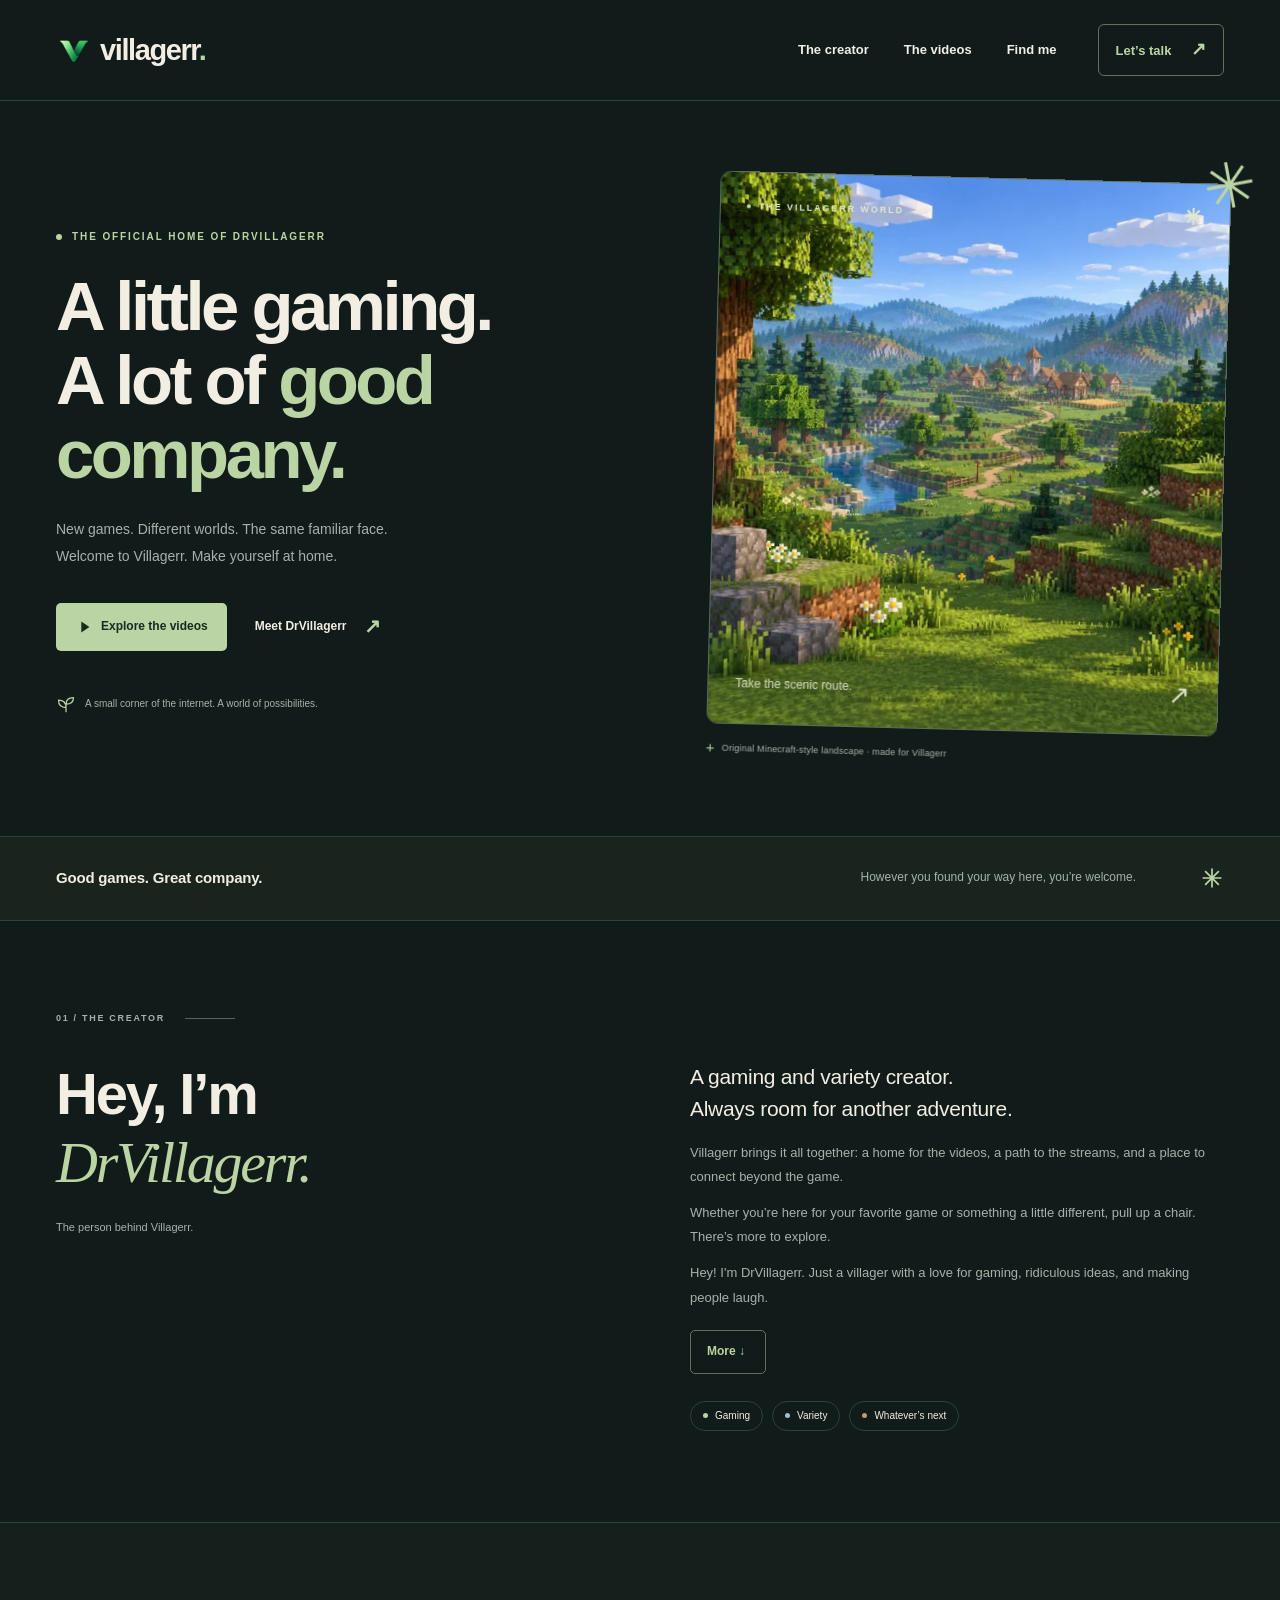
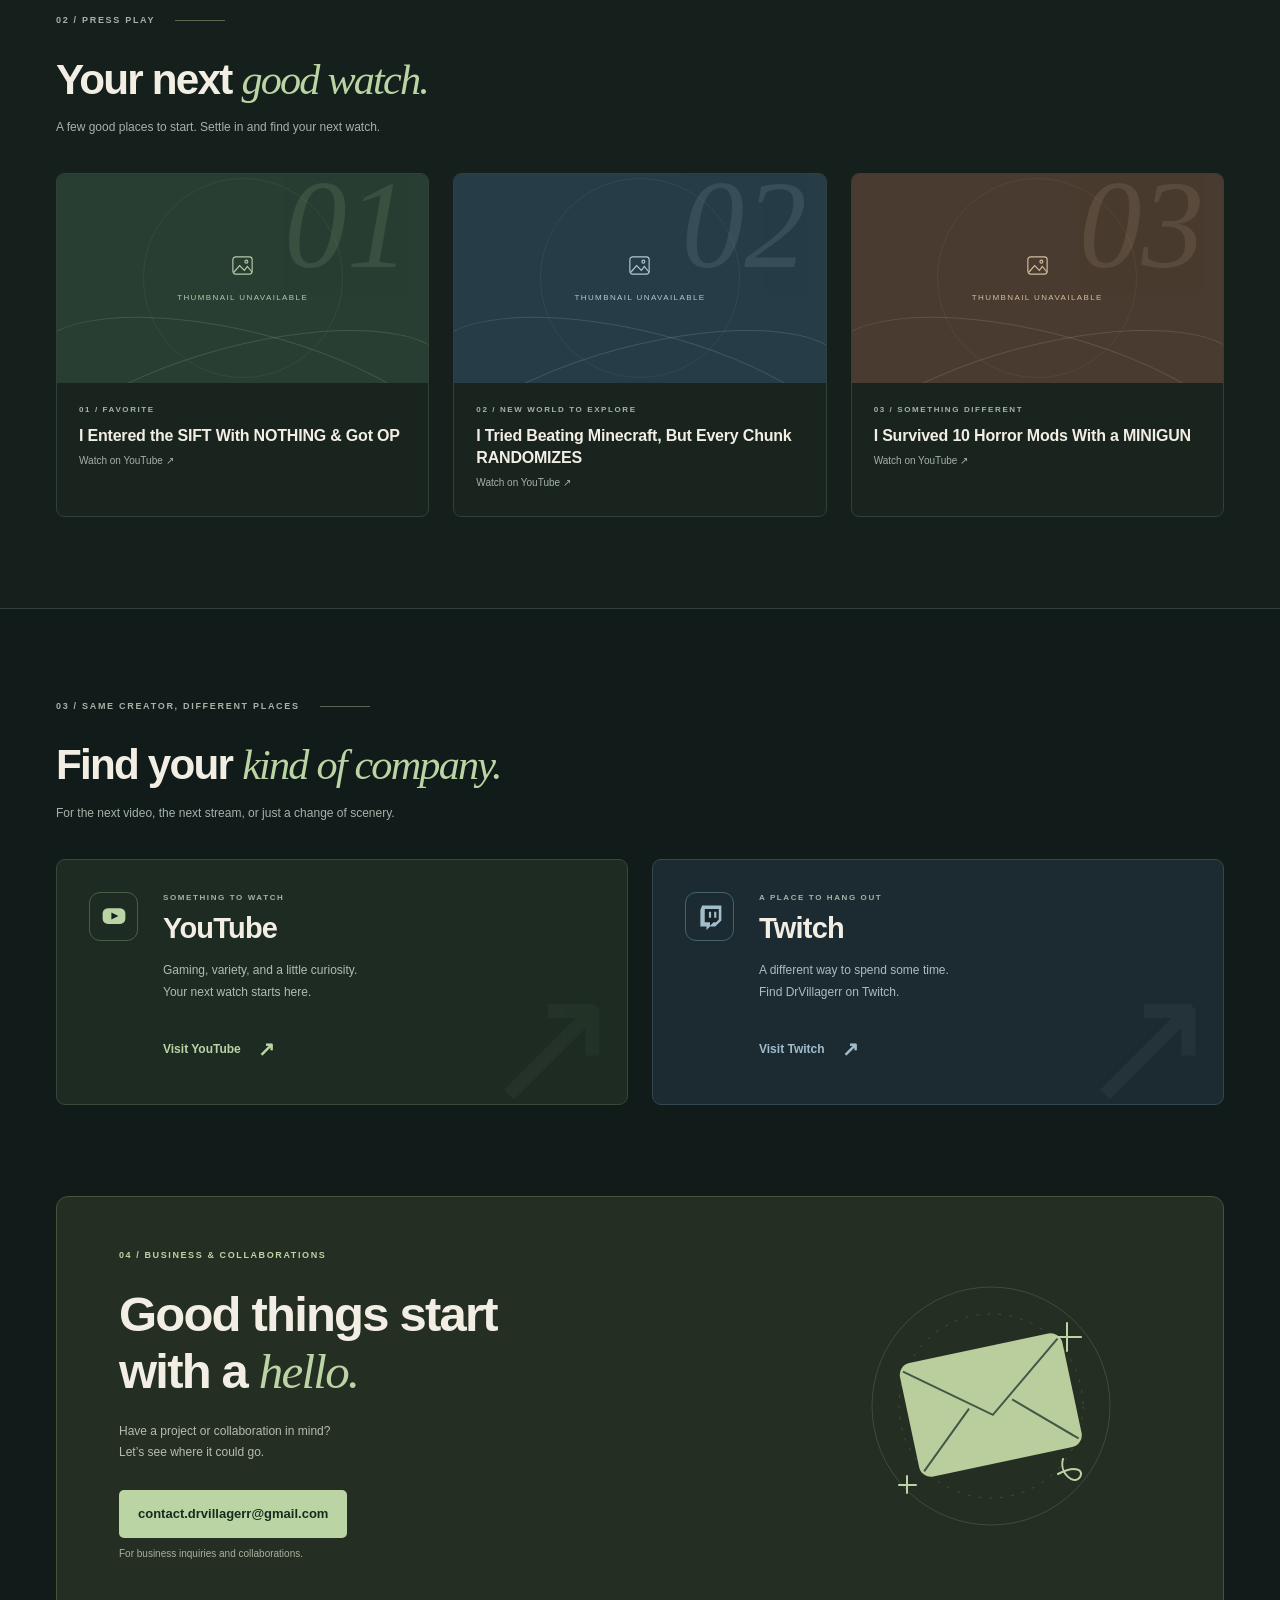
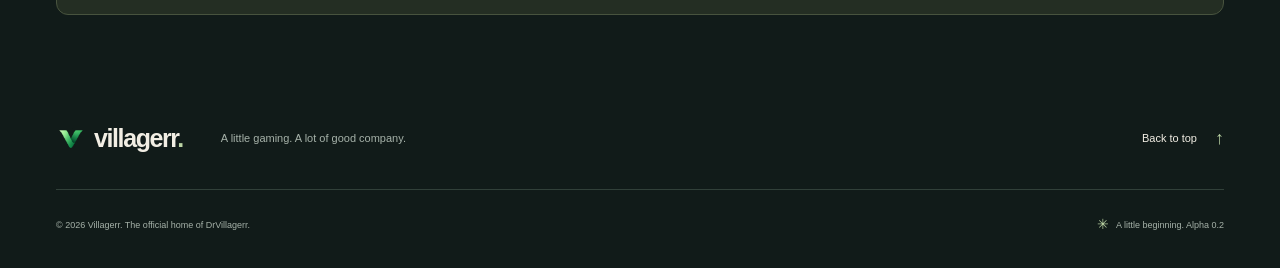
<file: index.html>
<!doctype html>
<html lang="en">
  <head>
    <meta charset="utf-8">
    <meta name="viewport" content="width=device-width, initial-scale=1">
    <meta name="theme-color" content="#111b19">
    <meta name="description" content="Welcome to Villagerr, the official home of DrVillagerr. Explore gaming and variety content, find the channels, and get in touch for business inquiries.">
    <meta property="og:type" content="website">
    <meta property="og:locale" content="en_US">
    <meta property="og:site_name" content="Villagerr">
    <meta property="og:title" content="Villagerr — A little gaming. A lot of good company.">
    <meta property="og:description" content="The official home of DrVillagerr. Gaming, variety, and whatever comes next. Make yourself at home.">
    <meta name="twitter:card" content="summary">
    <meta name="twitter:title" content="Villagerr — The official home of DrVillagerr">
    <meta name="twitter:description" content="Gaming, variety, and whatever comes next. Make yourself at home.">
    <title>Villagerr — The official home of DrVillagerr</title>
    <link rel="icon" href="./assets/images/favicon-32.png" type="image/png" sizes="32x32">
    <link rel="icon" href="./assets/images/favicon-64.png" type="image/png" sizes="64x64">
    <link rel="shortcut icon" href="./favicon.ico">
    <link rel="stylesheet" href="./assets/css/styles.css?v=alpha-0.2-intro-2">
    <script src="./assets/js/config.js" defer></script>
    <script src="./assets/js/main.js?v=alpha-0.2-intro-2" defer></script>
  </head>
  <body>
    <a class="skip-link" href="#main">Skip to content</a>
    <header class="site-header">
      <div class="container header-inner">
        <a class="brand" href="./" aria-label="Villagerr home">
          <img class="brand-mark" src="./assets/images/villagerr-logo-transparent-96.png" srcset="./assets/images/villagerr-logo-transparent-96.png 96w, ./assets/images/villagerr-logo-transparent-192.png 192w" sizes="(max-width: 650px) 32px, 36px" width="96" height="96" alt="" decoding="async">
          <span>villagerr<span class="brand-period">.</span></span>
        </a>
        <button class="nav-toggle" type="button" aria-expanded="false" aria-controls="primary-navigation"><span class="menu-label">Menu</span><span class="menu-lines" aria-hidden="true"></span></button>
        <nav id="primary-navigation" class="primary-nav" aria-label="Main navigation">
          <a href="#about">The creator</a>
          <a href="#videos">The videos</a>
          <a href="#channels">Find me</a>
          <a class="nav-contact" href="#contact">Let’s talk <span aria-hidden="true">↗</span></a>
        </nav>
      </div>
    </header>

    <main id="main">
      <section class="hero container" aria-labelledby="welcome-heading">
        <div class="hero-copy">
          <p class="eyebrow"><span class="status-dot" aria-hidden="true"></span> THE OFFICIAL HOME OF DRVILLAGERR</p>
          <h1 id="welcome-heading">A little gaming.<br>A lot of <span>good<br class="desktop-break"> company.</span></h1>
          <p class="hero-description">New games. Different worlds. The same familiar face.<br class="wide-break"> Welcome to Villagerr. Make yourself at home.</p>
          <div class="hero-actions">
            <a class="button button-primary" href="#videos"><svg viewBox="0 0 20 20" aria-hidden="true"><path d="m7 4 9 6-9 6Z" fill="currentColor"/></svg> Explore the videos</a>
            <a class="text-link" href="#about">Meet DrVillagerr <span aria-hidden="true">↗</span></a>
          </div>
          <p class="hero-note"><svg viewBox="0 0 24 24" aria-hidden="true"><path d="M12 20v-9m0 4C5 15 3 10 3 6c6 0 9 3 9 9Zm0-4c0-6 4-8 9-8 0 5-3 8-9 8Z" fill="none" stroke="currentColor" stroke-width="1.5" stroke-linecap="round" stroke-linejoin="round"/></svg> A small corner of the internet. A world of possibilities.</p>
        </div>
        <figure class="hero-art">
          <div class="art-frame">
            <div class="art-topline"><span><i aria-hidden="true"></i> THE VILLAGERR WORLD</span><span aria-hidden="true">✳</span></div>
            <img class="world-art" src="./assets/images/villagerr-world-1200.webp" srcset="./assets/images/villagerr-world-600.webp 600w, ./assets/images/villagerr-world-1200.webp 1200w" sizes="(max-width: 650px) min(85vw, 410px), (max-width: 1100px) 43vw, 546px" width="600" height="650" fetchpriority="high" decoding="async" alt="An original Minecraft-style landscape with grassy voxel hills, forests, a winding river, and a small village in the distance beneath a blue sky.">
            <div class="art-bottomline"><span>Take the scenic route.</span><span aria-hidden="true">↗</span></div>
          </div>
          <figcaption><span class="small-cross" aria-hidden="true">+</span> Original Minecraft-style landscape · made for Villagerr</figcaption>
          <span class="art-doodle" aria-hidden="true">✳</span>
        </figure>
      </section>

      <div class="welcome-strip">
        <div class="container strip-inner"><span class="strip-title">Good games. Great company.</span><span class="strip-note">However you found your way here, you’re welcome.</span><svg viewBox="0 0 28 28" aria-hidden="true"><path d="M14 3v22M3 14h22M6 6l16 16M6 22 22 6" stroke="currentColor" stroke-width="2"/></svg></div>
      </div>

      <section id="about" class="about-section section-space container reveal" aria-labelledby="about-heading">
        <div class="section-label"><span>01 / THE CREATOR</span><span class="tiny-line" aria-hidden="true"></span></div>
        <div class="about-grid">
          <div><h2 id="about-heading">Hey, I’m<br><span class="serif-word">DrVillagerr.</span></h2><p class="small-caption">The person behind Villagerr.</p></div>
          <div class="about-copy"><p class="large-copy">A gaming and variety creator.<br>Always room for another adventure.</p><p>Villagerr brings it all together: a home for the videos, a path to the streams, and a place to connect beyond the game.</p><p>Whether you’re here for your favorite game or something a little different, pull up a chair. There’s more to explore.</p>
            <p class="intro-summary">Hey! I'm DrVillagerr. Just a villager with a love for gaming, ridiculous ideas, and making people laugh.</p>
            <details class="intro-disclosure" id="intro-disclosure">
              <summary class="intro-toggle" id="intro-toggle" aria-controls="intro-extra"><span class="intro-more">More ↓</span><span class="intro-less">Less ↑</span></summary>
              <div class="intro-expansion" id="intro-extra">
                <div class="intro-full">
                <p>It all started with one simple thought: 'What if I shared my gameplay with others, and we could have fun together?' I was already spending my time adding crazy mods to Minecraft, experimenting with random ideas, and seeing just how chaotic things could get. Then I figured, why keep all the fun to myself?</p>
                <p>What began with Minecraft has turned into a passion for creating videos, trying new games, taking on ridiculous challenges, and making moments that nobody could have predicted. Sometimes things go exactly as planned. Most of the time, they don't. And honestly, that's what makes it fun.</p>
                <p>But my favorite part isn't just playing games. It's the people I get to share those moments with. Whether you're watching a video, joining a livestream, or just discovering my channel for the first time, I want you to feel like you're hanging out with a friend.</p>
                <p>And hey, why not become a Villagerr too? Join the fun, meet some awesome people, and become part of a community where everyone is welcome. There's always room for one more Villagerr!</p>
                <p>Just a villager.</p>
                </div>
              </div>
            </details>
            <div class="topic-tags" aria-label="Content themes"><span><i class="tag-dot green" aria-hidden="true"></i>Gaming</span><span><i class="tag-dot blue" aria-hidden="true"></i>Variety</span><span><i class="tag-dot brown" aria-hidden="true"></i>Whatever’s next</span></div></div>
        </div>
      </section>

      <section id="videos" class="videos-section section-space reveal" aria-labelledby="videos-heading">
        <div class="container">
          <div class="section-label"><span>02 / PRESS PLAY</span><span class="tiny-line" aria-hidden="true"></span></div>
          <div class="section-heading"><div><h2 id="videos-heading">Your next <span class="serif-word">good watch.</span></h2><p>A few good places to start. Settle in and find your next watch.</p></div></div>
          <div class="video-grid" id="featured-videos">
            <article class="video-card"><a class="video-entry" href="https://www.youtube.com/watch?v=RE8ecdOT9Ww" target="_blank" rel="noopener noreferrer" aria-label="Watch I Entered the SIFT With NOTHING &amp; Got OP on YouTube (opens in a new tab)"><div class="video-art video-art-forest" aria-hidden="true"><span class="slot-number">01</span><span class="thumbnail-mark"><svg viewBox="0 0 28 28"><rect x="4" y="5" width="20" height="18" rx="3"/><path d="m5 21 6-7 5 5 3-4 5 6"/><circle cx="18" cy="10" r="1.5"/></svg> THUMBNAIL UNAVAILABLE</span><span class="art-orbit"></span><img src="https://i.ytimg.com/vi/RE8ecdOT9Ww/maxresdefault.jpg" alt="" loading="lazy" decoding="async" width="1280" height="720"></div><div class="video-card-body"><p class="card-eyebrow">01 / FAVORITE</p><h3>I Entered the SIFT With NOTHING &amp; Got OP</h3><p>Watch on YouTube ↗</p></div></a></article>
            <article class="video-card"><a class="video-entry" href="https://www.youtube.com/watch?v=A47e-KyZ9I0" target="_blank" rel="noopener noreferrer" aria-label="Watch I Tried Beating Minecraft, But Every Chunk RANDOMIZES on YouTube (opens in a new tab)"><div class="video-art video-art-blue" aria-hidden="true"><span class="slot-number">02</span><span class="thumbnail-mark"><svg viewBox="0 0 28 28"><rect x="4" y="5" width="20" height="18" rx="3"/><path d="m5 21 6-7 5 5 3-4 5 6"/><circle cx="18" cy="10" r="1.5"/></svg> THUMBNAIL UNAVAILABLE</span><span class="art-orbit"></span><img src="https://i.ytimg.com/vi/A47e-KyZ9I0/maxresdefault.jpg" alt="" loading="lazy" decoding="async" width="1280" height="720"></div><div class="video-card-body"><p class="card-eyebrow">02 / NEW WORLD TO EXPLORE</p><h3>I Tried Beating Minecraft, But Every Chunk RANDOMIZES</h3><p>Watch on YouTube ↗</p></div></a></article>
            <article class="video-card"><a class="video-entry" href="https://www.youtube.com/watch?v=cJm2-jkei4I" target="_blank" rel="noopener noreferrer" aria-label="Watch I Survived 10 Horror Mods With a MINIGUN on YouTube (opens in a new tab)"><div class="video-art video-art-brown" aria-hidden="true"><span class="slot-number">03</span><span class="thumbnail-mark"><svg viewBox="0 0 28 28"><rect x="4" y="5" width="20" height="18" rx="3"/><path d="m5 21 6-7 5 5 3-4 5 6"/><circle cx="18" cy="10" r="1.5"/></svg> THUMBNAIL UNAVAILABLE</span><span class="art-orbit"></span><img src="https://i.ytimg.com/vi/cJm2-jkei4I/maxresdefault.jpg" alt="" loading="lazy" decoding="async" width="1280" height="720"></div><div class="video-card-body"><p class="card-eyebrow">03 / SOMETHING DIFFERENT</p><h3>I Survived 10 Horror Mods With a MINIGUN</h3><p>Watch on YouTube ↗</p></div></a></article>
          </div>
        </div>
      </section>

      <section id="channels" class="channels-section section-space container reveal" aria-labelledby="channels-heading">
        <div class="section-label"><span>03 / SAME CREATOR, DIFFERENT PLACES</span><span class="tiny-line" aria-hidden="true"></span></div>
        <div class="section-heading"><div><h2 id="channels-heading">Find your <span class="serif-word">kind of company.</span></h2><p>For the next video, the next stream, or just a change of scenery.</p></div></div>
        <div class="platform-grid">
          <article class="platform-card platform-youtube"><div class="platform-icon" aria-hidden="true"><svg viewBox="0 0 32 32"><rect x="3" y="7" width="26" height="18" rx="6" fill="currentColor"/><path d="m13 12 8 4-8 4Z" fill="#17211e"/></svg></div><div class="platform-copy"><p class="card-eyebrow">SOMETHING TO WATCH</p><h3>YouTube</h3><p>Gaming, variety, and a little curiosity.<br>Your next watch starts here.</p><div class="platform-action" data-link-slot="youtube"><a class="text-link" href="https://www.youtube.com/@DrVillagerr" target="_blank" rel="noopener noreferrer">Visit YouTube<span aria-hidden="true">↗</span><span class="sr-only"> (opens in a new tab)</span></a></div></div><span class="platform-decoration" aria-hidden="true">↗</span></article>
          <article class="platform-card platform-twitch"><div class="platform-icon" aria-hidden="true"><svg viewBox="0 0 32 32"><path d="M7 4H29v17l-7 7h-6l-4 4v-4H5V9Z" fill="currentColor"/><path d="M10 8v15h6v4l4-4h3l3-3V8Z" fill="#172229"/><path d="M16 11v7m6-7v7" fill="none" stroke="currentColor" stroke-width="2.5"/></svg></div><div class="platform-copy"><p class="card-eyebrow">A PLACE TO HANG OUT</p><h3>Twitch</h3><p>A different way to spend some time.<br>Find DrVillagerr on Twitch.</p><div class="platform-action" data-link-slot="twitch"><a class="text-link" href="https://www.twitch.tv/drvillagerr" target="_blank" rel="noopener noreferrer">Visit Twitch<span aria-hidden="true">↗</span><span class="sr-only"> (opens in a new tab)</span></a></div></div><span class="platform-decoration" aria-hidden="true">↗</span></article>
        </div>
      </section>

      <section id="contact" class="contact-section container reveal" aria-labelledby="contact-heading">
        <div class="contact-panel"><div class="contact-copy"><p class="eyebrow">04 / BUSINESS & COLLABORATIONS</p><h2 id="contact-heading">Good things start<br>with a <span class="serif-word">hello.</span></h2><p>Have a project or collaboration in mind?<br>Let’s see where it could go.</p><div class="contact-action" data-link-slot="email"><a class="button button-primary" href="mailto:contact.drvillagerr@gmail.com">contact.drvillagerr@gmail.com</a></div><p class="contact-hint">For business inquiries and collaborations.</p></div><div class="contact-art" aria-hidden="true"><svg viewBox="0 0 340 300"><circle cx="170" cy="150" r="119" fill="none" stroke="currentColor" opacity=".18"/><circle cx="170" cy="150" r="92" fill="none" stroke="currentColor" opacity=".18" stroke-dasharray="3 8"/><g transform="rotate(-12 170 150)"><rect x="87" y="91" width="166" height="116" rx="12" fill="#b9cd9d"/><path d="m91 98 79 61 79-61M91 200l57-52m101 52-57-52" fill="none" stroke="#435747" stroke-width="2"/></g><path d="M246 67v28m-14-14h28M86 220v17m-8-8h17" stroke="currentColor" stroke-width="2" stroke-linecap="round"/><path d="M237 218c18-9 26-4 22 3-6 9-21-4-17-18" fill="none" stroke="currentColor" stroke-width="2" stroke-linecap="round"/></svg></div></div>
      </section>
    </main>

    <footer class="site-footer container"><div class="footer-top"><a class="brand" href="./" aria-label="Villagerr home"><img class="brand-mark" src="./assets/images/villagerr-logo-transparent-96.png" srcset="./assets/images/villagerr-logo-transparent-96.png 96w, ./assets/images/villagerr-logo-transparent-192.png 192w" sizes="30px" width="96" height="96" alt="" decoding="async"><span>villagerr<span class="brand-period">.</span></span></a><p>A little gaming. A lot of good company.</p><a class="back-top" href="#main">Back to top <span aria-hidden="true">↑</span></a></div><div class="footer-bottom"><p>© <span id="copyright-year">2026</span> Villagerr. The official home of DrVillagerr.</p><span class="alpha-badge"><span aria-hidden="true">✳</span> A little beginning. Alpha 0.2</span></div></footer>
  </body>
</html>
</file>
<file: assets/css/styles.css>
/* Villagerr Alpha · no external fonts, frameworks, or build step. */
:root {
  color-scheme: dark;
  --background: #111b19;
  --surface: #17231f;
  --cream: #f2eee4;
  --muted: #a6b2a9;
  --green: #bbd4a4;
  --blue: #a1bdcb;
  --brown: #bc9a7c;
  --line: #314039;
  --font: "Segoe UI", Arial, sans-serif;
}
* { box-sizing: border-box; }
html { scroll-behavior: smooth; scroll-padding-top: 110px; }
body { margin: 0; background: var(--background); color: var(--cream); font-family: var(--font); font-size: 16px; line-height: 1.65; -webkit-font-smoothing: antialiased; }
::selection { color: var(--background); background: var(--green); }
a { color: inherit; text-decoration: none; }
button { font: inherit; }
button, a { -webkit-tap-highlight-color: transparent; }
button, [href] { touch-action: manipulation; }
img, svg { display: block; max-width: 100%; }
svg { flex-shrink: 0; }
button { color: inherit; }
button, input { font: inherit; }
button:focus-visible, a:focus-visible { outline: 3px solid var(--green); outline-offset: 6px; border-radius: 3px; }
[hidden] { display: none !important; }
p, h1, h2, h3, figure { margin: 0; }
.container { width: min(1232px, calc(100% - 112px)); margin-inline: auto; }
.skip-link { position: fixed; z-index: 20; top: 12px; left: 16px; padding: 12px 22px; color: var(--background); background: var(--green); border-radius: 6px; transform: translateY(-180%); }
.skip-link:focus { transform: translateY(0); }
.sr-only { position: absolute; width: 1px; height: 1px; padding: 0; margin: -1px; overflow: hidden; clip: rect(0, 0, 0, 0); white-space: nowrap; border: 0; }
.site-header { border-bottom: 1px solid var(--line); background: var(--background); }
.header-inner { display: flex; align-items: center; justify-content: space-between; min-height: 100px; gap: 32px; }
.brand { display: inline-flex; gap: 8px; align-items: center; font-size: 29px; font-weight: 750; letter-spacing: -1.4px; line-height: 1; }
.brand-mark { width: 36px; height: 38px; color: var(--green); }
img.brand-mark { object-fit: contain; flex-shrink: 0; }
.brand-period { color: var(--green); }
.primary-nav { display: flex; align-items: center; gap: 35px; font-size: 13px; font-weight: 600; }
.primary-nav a { position: relative; padding-block: 12px; transition: color .2s; }
.primary-nav a:hover, .primary-nav a[aria-current] { color: var(--green); }
.primary-nav a[aria-current]::after { content: ""; position: absolute; width: 4px; height: 4px; bottom: 3px; left: calc(50% - 2px); background: currentColor; border-radius: 50%; }
.primary-nav .nav-contact { border: 1px solid #64725c; border-radius: 6px; padding: 10px 17px; margin-left: 6px; color: var(--green); }
.nav-contact span { margin-left: 16px; font-size: 18px; }
.nav-toggle { display: none; }
.hero { display: grid; grid-template-columns: 1.16fr 1fr; align-items: center; gap: 52px; padding-block: 76px 69px; }
.eyebrow, .section-label, .card-eyebrow { font-size: 10px; font-weight: 650; line-height: 1.5; letter-spacing: 1.9px; }
.eyebrow { display: flex; align-items: center; gap: 10px; color: var(--green); }
.status-dot { width: 6px; height: 6px; border-radius: 50%; background: var(--green); flex: 0 0 6px; }
h1 { margin-top: 26px; font-size: clamp(49px, 5.38vw, 78px); line-height: 1.07; font-weight: 650; letter-spacing: -3.5px; }
h1 span { color: var(--green); }
.hero-description { margin-top: 25px; color: var(--muted); font-size: 14px; line-height: 1.9; }
.hero-actions { display: flex; gap: 28px; align-items: center; margin-top: 33px; }
.button { display: inline-flex; justify-content: center; align-items: center; gap: 8px; min-height: 48px; padding: 12px 19px; border-radius: 5px; font-size: 12px; font-weight: 700; transition: background .2s, transform .2s; }
.button-primary { color: #1a2a20; background: var(--green); }
.button-primary svg { width: 18px; height: 18px; }
.button-primary:hover { background: #d0e3bd; transform: translateY(-2px); }
.text-link { display: inline-flex; align-items: center; gap: 17px; font-size: 12px; font-weight: 650; min-height: 44px; }
.text-link span { font-size: 20px; color: var(--green); transition: transform .2s; }
.text-link:hover span { transform: translate(2px, -2px); }
.text-link:hover { color: var(--green); }
.hero-note { display: flex; align-items: center; gap: 9px; margin-top: 44px; font-size: 10px; color: var(--muted); }
.hero-note svg { color: var(--green); width: 20px; height: 20px; }
.hero-art { position: relative; padding: 0 0 0 6px; transform: rotate(1.5deg); animation: art-arrive .9s ease-out both; }
.art-frame { position: relative; overflow: hidden; border-radius: 11px; border: 1px solid #5b6d5c; background: #253c36; }
.art-topline { display: flex; align-items: center; justify-content: space-between; position: absolute; inset: 0 0 auto; z-index: 1; padding: 23px 26px; color: #e3e7ce; font-size: 9px; letter-spacing: 1.9px; font-weight: 650; }
.art-topline > span:first-child { display: flex; gap: 8px; align-items: center; }
.art-topline i { display: block; width: 4px; height: 4px; border-radius: 50%; background: #c5d6b2; }
.art-topline > span:last-child { font-size: 22px; line-height: 1; }
.world-art { width: 100%; height: auto; aspect-ratio: 600 / 650; object-fit: cover; }
.art-bottomline { position: absolute; inset: auto 0 0; display: flex; justify-content: space-between; align-items: center; padding: 18px 27px; font-size: 12px; color: #d9dec4; }
.art-bottomline span:last-child { font-size: 26px; }
.hero-art figcaption { display: flex; align-items: center; gap: 7px; padding-top: 12px; font-size: 9px; letter-spacing: .2px; color: var(--muted); }
.small-cross { color: var(--green); font-size: 15px; }
.art-doodle { position: absolute; top: -29px; right: -25px; font-size: 63px; line-height: 1; color: var(--green); transform: rotate(-12deg); }
.welcome-strip { border-block: 1px solid var(--line); background: #19241f; }
.strip-inner { display: flex; align-items: center; gap: 24px; min-height: 83px; }
.strip-title { font-size: 15px; font-weight: 600; letter-spacing: -.2px; }
.strip-note { color: var(--muted); font-size: 12px; margin-left: auto; }
.strip-inner svg { width: 24px; height: 24px; margin-left: 40px; color: var(--green); }
.section-space { padding-block: 91px; }
.section-label { display: flex; align-items: center; gap: 20px; color: var(--muted); font-size: 9px; letter-spacing: 1.7px; }
.tiny-line { height: 1px; width: 50px; background: #596750; }
.about-grid { display: grid; grid-template-columns: 1fr 1fr; gap: 100px; margin-top: 35px; }
h2 { font-size: clamp(32px, 3.3vw, 46px); line-height: 1.17; letter-spacing: -1.8px; font-weight: 550; }
.about-grid h2 { font-size: 58px; letter-spacing: -2.2px; }
.serif-word { font-family: Georgia, "Times New Roman", serif; font-weight: 400; font-style: italic; color: var(--green); }
.small-caption { color: var(--muted); font-size: 11px; margin-top: 21px; }
.about-copy { padding-top: 1px; }
.about-copy .large-copy { font-size: 21px; color: var(--cream); line-height: 1.5; letter-spacing: -.3px; margin-bottom: 17px; }
.about-copy > p { color: var(--muted); font-size: 13px; line-height: 1.85; }
.about-copy > p + p { margin-top: 12px; }
.intro-toggle { display: inline-flex; align-items: center; margin-top: 20px; min-width: 76px; min-height: 44px; padding: 8px 16px; border: 1px solid #64725c; border-radius: 5px; background: transparent; color: var(--green); font-size: 12px; font-weight: 650; cursor: pointer; list-style: none; transition: background .2s; }
.intro-toggle::-webkit-details-marker { display: none; }
.intro-toggle:focus-visible { outline: 3px solid var(--green); outline-offset: 6px; }
.intro-less { display: none; }
.intro-disclosure[open] > .intro-toggle .intro-more { display: none; }
.intro-disclosure[open] > .intro-toggle .intro-less { display: inline; }
.intro-toggle:hover { background: #1d2b23; }
.intro-expansion { overflow: hidden; }
.intro-full { padding-top: 20px; color: var(--muted); font-size: 13px; line-height: 1.85; }
.intro-full p + p { margin-top: 12px; }
.topic-tags { display: flex; gap: 9px; flex-wrap: wrap; margin-top: 27px; }
.topic-tags > span { display: inline-flex; align-items: center; gap: 7px; font-size: 10px; border: 1px solid var(--line); padding: 6px 12px; border-radius: 30px; }
.tag-dot { width: 5px; height: 5px; border-radius: 50%; }
.green { background: var(--green); }.blue { background: var(--blue); }.brown { background: var(--brown); }
.videos-section { background: #151f1c; border-block: 1px solid var(--line); }
.section-heading { display: flex; justify-content: space-between; align-items: flex-end; gap: 30px; margin-top: 27px; }
.section-heading p { font-size: 12px; margin-top: 14px; color: var(--muted); }
.section-chip { display: flex; align-items: center; gap: 8px; white-space: nowrap; color: var(--muted); font-size: 8px; letter-spacing: 1.1px; padding-bottom: 4px; }
.section-chip .status-dot { width: 4px; height: 4px; flex-basis: 4px; background: var(--brown); }
.video-grid { display: grid; grid-template-columns: repeat(3, minmax(0, 1fr)); gap: 24px; margin-top: 35px; }
.video-card { overflow: hidden; border-radius: 8px; border: 1px solid var(--line); background: #19241f; }
.video-art { aspect-ratio: 16/9; overflow: hidden; position: relative; isolation: isolate; display: flex; justify-content: center; align-items: center; background: #283e32; color: #b7c9a7; }
.video-art-blue { background: #263d47; color: #b3c9d0; }
.video-art-brown { background: #493b2f; color: #d3bd9c; }
.slot-number { font-family: Georgia, serif; font-size: 125px; font-style: italic; position: absolute; top: -24px; right: 19px; opacity: .12; line-height: 1.2; }
.video-art::before, .video-art::after { content: ""; position: absolute; z-index: -1; width: 115%; height: 150px; bottom: -115px; left: -30px; border: 1px solid currentColor; border-radius: 50%; opacity: .18; transform: rotate(-15deg); }
.video-art::after { bottom: -100px; transform: rotate(14deg); }
.thumbnail-mark { display: flex; flex-direction: column; align-items: center; gap: 12px; font-size: 8px; letter-spacing: 1.4px; }
.thumbnail-mark svg { width: 27px; height: 27px; fill: none; stroke: currentColor; stroke-width: 1.2; }
.art-orbit { position: absolute; width: 200px; height: 200px; border: 1px solid currentColor; opacity: .08; border-radius: 50%; }
.video-card-body { padding: 21px 22px 24px; }
.card-eyebrow { color: var(--muted); font-size: 8px; letter-spacing: 1.6px; }
.video-card h3 { font-size: 16px; font-weight: 550; line-height: 1.4; margin-top: 9px; letter-spacing: -.2px; overflow-wrap: anywhere; }
.video-card-body > p:last-child { color: var(--muted); font-size: 10px; margin-top: 6px; }
.placeholder-note { display: flex; gap: 8px; margin-top: 20px; color: var(--muted); font-size: 10px; }
.placeholder-note > span { color: var(--brown); font-size: 14px; line-height: 1.4; }
.video-entry { display: block; height: 100%; }
.video-entry:hover h3 { color: var(--green); }
.video-entry img { position: absolute; inset: 0; z-index: 1; width: 100%; height: 100%; background: var(--surface); object-fit: cover; transition: transform .35s; }
.video-entry:hover img { transform: scale(1.035); }
.video-entry:focus-visible { outline-offset: -4px; }
.platform-grid { display: grid; grid-template-columns: 1fr 1fr; gap: 24px; margin-top: 35px; }
.platform-card { position: relative; display: flex; align-items: flex-start; gap: 25px; overflow: hidden; border: 1px solid #38483b; border-radius: 9px; padding: 32px; background: #1d2b23; }
.platform-twitch { background: #1c2b31; border-color: #35474f; }
.platform-icon { display: grid; place-items: center; width: 49px; height: 49px; flex: 0 0 49px; border: 1px solid #4a5e48; border-radius: 11px; color: var(--green); }
.platform-icon svg { width: 28px; height: 28px; }
.platform-twitch .platform-icon { color: var(--blue); border-color: #47616b; }
.platform-copy { position: relative; z-index: 1; }
.platform-copy .card-eyebrow { font-size: 8px; }
.platform-card h3 { font-size: 29px; line-height: 1.2; font-weight: 550; margin-top: 7px; letter-spacing: -.8px; }
.platform-copy > p:not(.card-eyebrow) { color: #b0bdb1; font-size: 12px; line-height: 1.8; margin-top: 15px; }
.platform-twitch .platform-copy > p:not(.card-eyebrow) { color: #aabcc4; }
.platform-action { margin-top: 24px; font-size: 11px; font-weight: 600; }
.pending-link { display: inline-flex; gap: 20px; align-items: center; color: #bac8b2; }
.pending-link > span { font-size: 19px; opacity: .55; }
.platform-twitch .pending-link { color: #bacdd4; }
.platform-action .text-link { color: var(--green); }
.platform-twitch .text-link, .platform-twitch .text-link span { color: var(--blue); }
.platform-decoration { position: absolute; bottom: -26px; right: 5px; color: #8fa97a; opacity: .06; font-size: 170px; line-height: 1; }
.platform-twitch .platform-decoration { color: #a1bdcb; }
.channel-note { margin-top: 18px; color: var(--muted); font-size: 10px; }
.contact-panel { display: grid; grid-template-columns: 1.35fr 1fr; align-items: center; overflow: hidden; border: 1px solid #48533e; border-radius: 12px; background: #242e23; padding: 52px 62px; }
.contact-copy .eyebrow { font-size: 9px; letter-spacing: 1.6px; }
.contact-copy h2 { margin-top: 24px; font-size: 49px; }
.contact-copy > p:not(.eyebrow):not(.contact-hint) { color: #b7bdae; font-size: 12px; line-height: 1.8; margin-top: 20px; }
.contact-action { margin-top: 26px; }
.contact-pending { display: inline-flex; align-items: center; gap: 10px; color: var(--green); padding-block: 6px; font-size: 13px; font-weight: 550; }
.contact-pending svg { width: 19px; height: 19px; fill: none; stroke: currentColor; stroke-width: 1.3; }
.contact-hint { color: #aab29f; font-size: 10px; margin-top: 8px; }
.contact-art { color: var(--green); width: min(100%, 340px); justify-self: end; }
.contact-action .button { font-size: 13px; overflow-wrap: anywhere; max-width: 100%; }
.site-footer { margin-top: 72px; }
.footer-top { display: flex; gap: 25px; align-items: center; padding-block: 32px; border-bottom: 1px solid var(--line); }
.footer-top .brand { font-size: 25px; }
.footer-top .brand-mark { width: 30px; }
.footer-top > p { font-size: 11px; color: var(--muted); margin-left: 13px; }
.back-top { display: flex; gap: 18px; align-items: center; margin-left: auto; font-size: 11px; }
.back-top span { font-size: 18px; color: var(--green); }
.back-top:hover { color: var(--green); }
.footer-bottom { display: flex; align-items: center; justify-content: space-between; gap: 20px; padding-block: 23px 31px; font-size: 9px; color: var(--muted); }
.alpha-badge { display: flex; align-items: center; gap: 7px; }
.alpha-badge span { color: var(--green); font-size: 14px; }
.reveal.is-visible { animation: settle-in .65s ease-out both; }
@keyframes settle-in { from { transform: translateY(12px); } to { transform: translateY(0); } }
@keyframes art-arrive { from { transform: translateY(14px) rotate(3deg); } to { transform: translateY(0) rotate(1.5deg); } }
@media (min-width: 1500px) { .hero { gap: 86px; } }
@media (max-width: 1100px) {
  .container { width: calc(100% - 72px); }
  .hero { gap: 30px; padding-block: 64px; }
  h1 { font-size: 59px; letter-spacing: -3px; }
  .hero-description { font-size: 13px; }
  .hero-actions { gap: 19px; }
  .button { padding-inline: 15px; }
  .hero-note { font-size: 9px; gap: 7px; }
  .about-grid { gap: 60px; }
  .section-chip { display: none; }
  .platform-card { padding: 25px; gap: 17px; }
  .contact-panel { padding: 45px; }
}
@media (max-width: 850px) {
  .primary-nav { gap: 22px; font-size: 12px; }
  .primary-nav .nav-contact { padding-inline: 12px; margin-left: 0; }
  .nav-contact span { margin-left: 7px; }
  .hero { gap: 24px; }
  h1 { font-size: 49px; letter-spacing: -2.6px; }
  .eyebrow { font-size: 8px; letter-spacing: 1.2px; }
  .hero-actions { flex-wrap: wrap; gap: 12px 22px; margin-top: 25px; }
  .hero-note { margin-top: 24px; max-width: 260px; }
  .hero-art figcaption { font-size: 8px; }
  .art-topline { padding: 18px; font-size: 7px; }
  .art-bottomline { padding: 14px 18px; font-size: 10px; }
  .art-doodle { font-size: 46px; top: -23px; right: -15px; }
  .wide-break { display: none; }
  .strip-inner { gap: 16px; }.strip-title { font-size: 13px; }.strip-note { font-size: 10px; }.strip-inner svg { margin-left: 5px; }
  .section-space { padding-block: 70px; }
  .about-grid { gap: 35px; }.about-grid h2 { font-size: 50px; }.about-copy .large-copy { font-size: 18px; }
  .video-grid { gap: 15px; }.video-card-body { padding: 17px 15px 21px; }.video-card h3 { font-size: 14px; }.thumbnail-mark { font-size: 6px; }
  .platform-card { gap: 15px; padding: 24px; flex-direction: column; }.platform-icon { width: 42px; height: 42px; flex-basis: 42px; }
  .contact-panel { padding: 35px; }.contact-copy h2 { font-size: 42px; }.contact-art { width: 250px; }
}
@media (max-width: 650px) {
  html { scroll-padding-top: 24px; }
  .container { width: calc(100% - 40px); }
  .header-inner { min-height: 79px; flex-wrap: wrap; gap: 0; }
  .brand { font-size: 27px; }.brand-mark { width: 32px; height: 34px; }
  .primary-nav { width: 100%; flex-wrap: wrap; justify-content: space-between; gap: 8px 16px; padding: 12px 0 20px; }
  .primary-nav .nav-contact { border: 0; padding-inline: 0; }
  .js .nav-toggle { display: flex; align-items: center; gap: 12px; min-width: 78px; min-height: 44px; padding: 8px 0 8px 8px; border: 0; background: none; font-size: 12px; cursor: pointer; }
  .menu-lines { position: relative; display: block; width: 19px; height: 10px; border-block: 1.5px solid var(--cream); transition: transform .2s; }
  .nav-toggle[aria-expanded="true"] .menu-lines { height: 0; transform: rotate(45deg); border-bottom: 0; }
  .nav-toggle[aria-expanded="true"] .menu-lines::after { content: ""; position: absolute; top: -1.5px; left: 0; width: 19px; height: 1.5px; background: var(--cream); transform: rotate(90deg); }
  .hero { grid-template-columns: 1fr; gap: 48px; padding-block: 48px 39px; }
  .hero .eyebrow { font-size: 8px; letter-spacing: 1.4px; }
  h1 { font-size: clamp(45px, 11.8vw, 69px); letter-spacing: -2.7px; margin-top: 22px; }
  .desktop-break { display: none; }
  .hero-description { font-size: 13px; max-width: 390px; margin-top: 22px; }
  .hero-actions { gap: 22px; margin-top: 27px; }
  .hero-actions .button { min-height: 48px; padding-inline: 17px; }
  .hero-note { font-size: 9px; max-width: none; margin-top: 30px; }
  .hero-art { width: min(92%, 410px); justify-self: center; padding: 0; }
  .art-topline { padding: 21px; font-size: 8px; }.art-bottomline { padding: 16px 21px; font-size: 11px; }
  .hero-art figcaption { font-size: 8px; }
  .strip-inner { padding-block: 20px; min-height: 90px; flex-wrap: wrap; gap: 3px; position: relative; padding-right: 30px; }
  .strip-title { width: 100%; font-size: 13px; }.strip-note { margin-left: 0; font-size: 10px; }.strip-inner svg { position: absolute; right: 0; top: calc(50% - 11px); width: 22px; }
  .section-space { padding-block: 57px; }
  .section-label { font-size: 8px; letter-spacing: 1.5px; gap: 15px; }.tiny-line { width: 34px; }
  .about-grid { grid-template-columns: 1fr; gap: 30px; margin-top: 27px; }.about-grid h2 { font-size: 49px; }.small-caption { margin-top: 16px; }
  .about-copy .large-copy { font-size: 21px; }.about-copy > p { font-size: 13px; }
  h2 { font-size: 34px; letter-spacing: -1.2px; }
  .section-heading { margin-top: 24px; }.section-heading p { font-size: 12px; margin-top: 13px; max-width: 330px; }
  .video-grid { grid-template-columns: 1fr; gap: 22px; margin-top: 28px; }
  .video-card-body { padding: 21px; }.video-card h3 { font-size: 18px; }.video-card-body > p:last-child { font-size: 11px; }.card-eyebrow { font-size: 8px; }
  .thumbnail-mark { font-size: 8px; }.slot-number { font-size: 145px; }.video-art::before, .video-art::after { width: 130%; }
  .placeholder-note { font-size: 9px; align-items: flex-start; }
  .platform-grid { grid-template-columns: 1fr; gap: 20px; margin-top: 28px; }
  .platform-card { flex-direction: row; padding: 28px 24px; gap: 22px; }.platform-card h3 { font-size: 28px; }.platform-copy > p:not(.card-eyebrow) { font-size: 12px; }
  .platform-icon { width: 43px; height: 43px; flex-basis: 43px; }.channel-note { font-size: 9px; }
  .contact-panel { grid-template-columns: 1fr; padding: 35px 27px 28px; }.contact-copy h2 { font-size: 40px; }.contact-copy .eyebrow { font-size: 8px; letter-spacing: 1.1px; }
  .contact-art { width: 210px; justify-self: end; margin-top: 4px; margin-bottom: -18px; }
  .site-footer { margin-top: 30px; }.footer-top { flex-wrap: wrap; gap: 16px; padding-block: 28px; }.footer-top .brand { font-size: 25px; }.footer-top > p { order: 3; margin: 0; width: 100%; font-size: 10px; }
  .footer-bottom { flex-direction: column; align-items: flex-start; gap: 10px; padding-block: 20px 25px; font-size: 8px; }.alpha-badge { font-size: 9px; }
}
@media (max-width: 360px) {
  .container { width: calc(100% - 32px); }
  h1 { font-size: 42px; }.hero-actions { gap: 13px; }.hero-actions .button { font-size: 11px; padding-inline: 13px; }.hero-actions .text-link { font-size: 11px; gap: 9px; }
  .hero .eyebrow { font-size: 7px; }.hero-note { font-size: 8px; }
  .platform-card { gap: 15px; padding: 23px 19px; }.platform-copy > p:not(.card-eyebrow) { font-size: 11px; }.pending-link { gap: 10px; font-size: 10px; }
  .contact-panel { padding-inline: 22px; }.contact-copy h2 { font-size: 35px; }
}
@media (prefers-reduced-motion: reduce) {
  html { scroll-behavior: auto; }
  *, *::before, *::after { animation: none !important; transition: none !important; }
}
</file>
